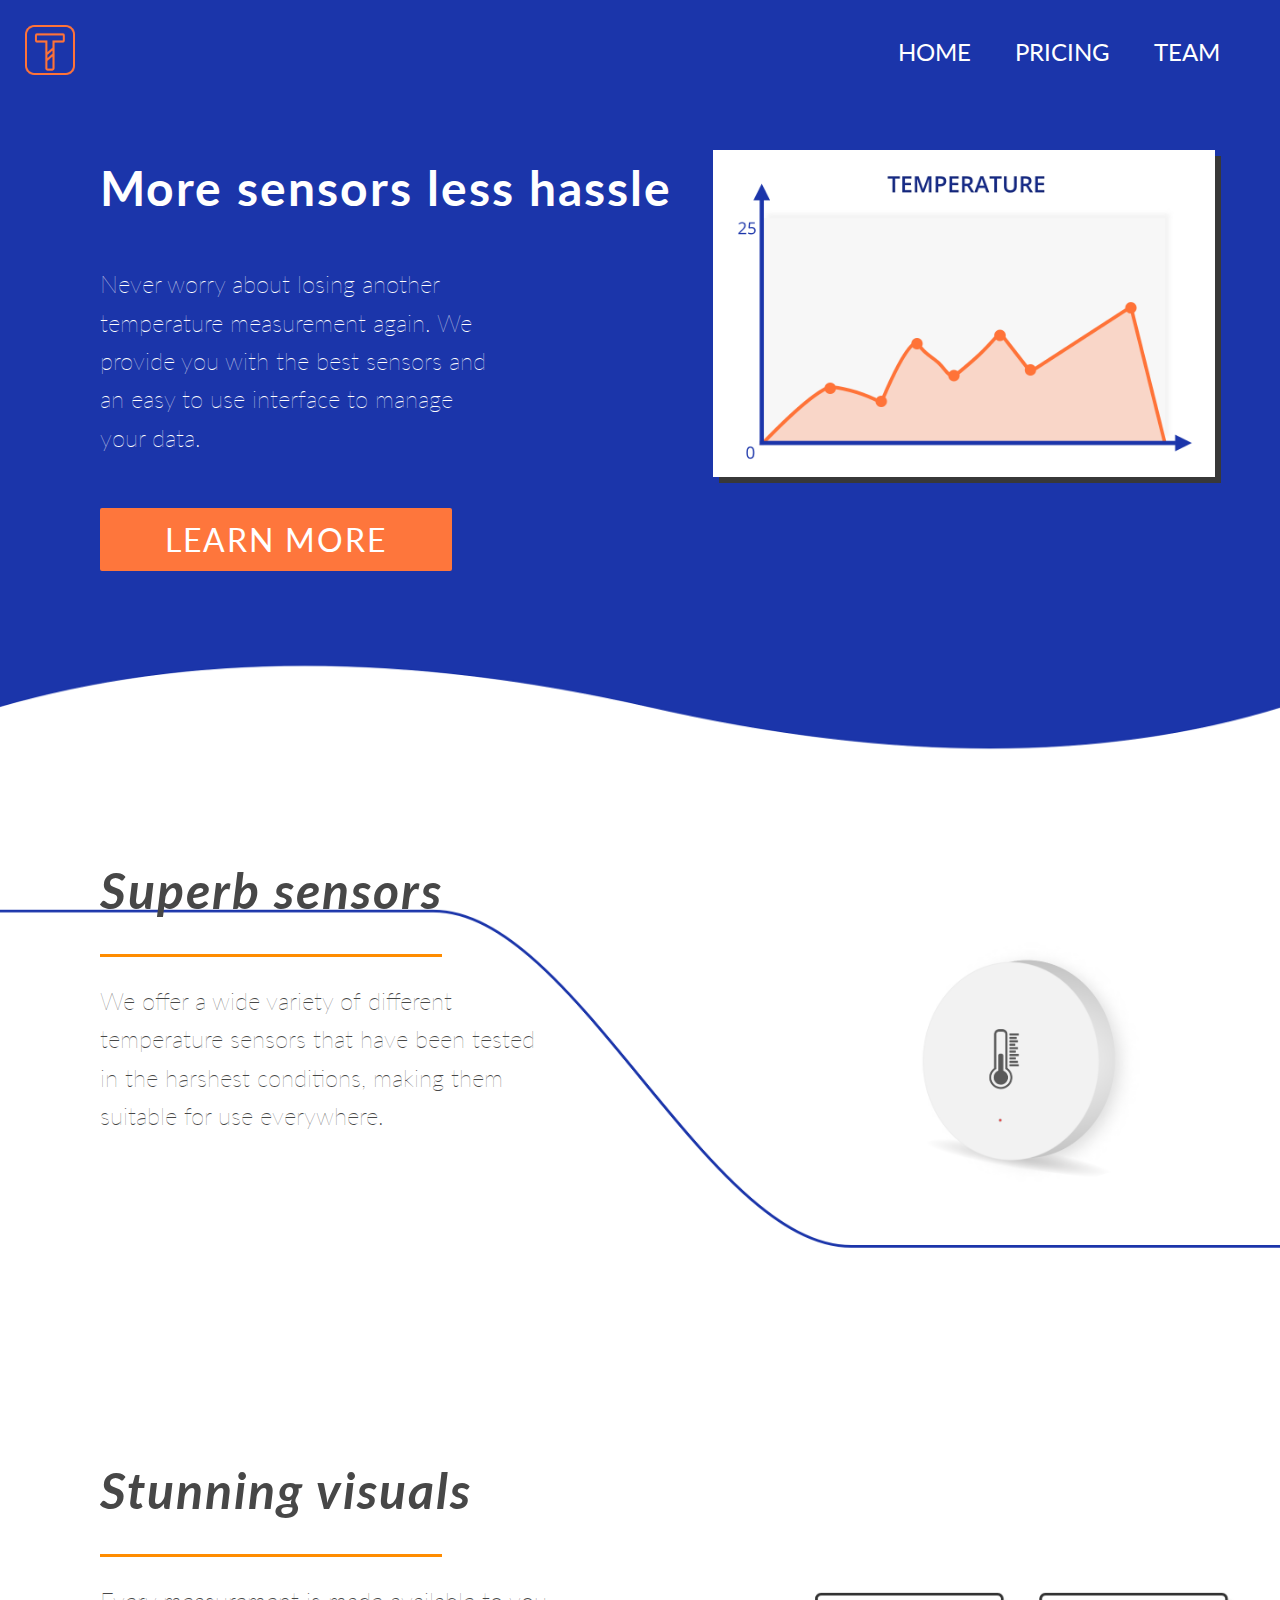
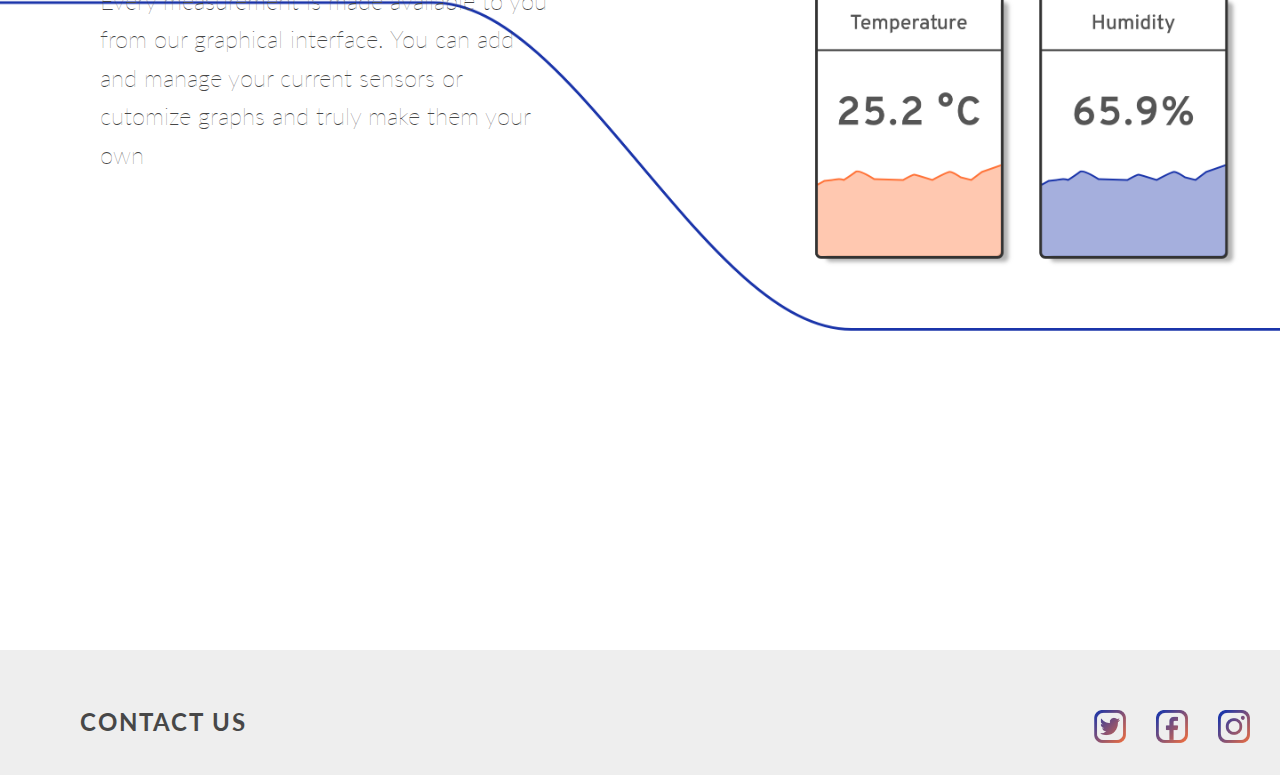
<file: index.html>
<!DOCTYPE html>
<html>
    <head>
        <meta charset="utf-8">
        <meta name="description" content="Eesti maitsvaim retseptiveeb">
        <meta name="viewport" content="width=device-width, initial-scale=1.0"/>
        <title>T sensors</title>
        <link rel="stylesheet" href="style.css" /> 
        <link rel="stylesheet" href="reset.css" />
    </head>
    <body>
        <header>
            <div class="header-banner">
                <div class ="navbar">
                <div class="logo_div">
                    <a href="index.html"><img src="LOGO.png" class ="logo"> </a>
                </div>
             <div class ="navbar_links">
                <ul class = "menu">
                    <a href="index.html">HOME</a>
                    <a href="pricing.html">PRICING</a>
                    <a href="team.html">TEAM</a>
                 </ul>
                 </div>
                </div>
                <div class="intro">
                    <div class="intro_text">
                    <h1> <img class="intro_img" src="GRAPH.png"> More sensors less hassle </h1> 
                        <p> <br>Never worry about losing another temperature measurement again. We provide you with the best sensors and an easy to use interface to manage your data.</p>
                        <br> <br> <button>LEARN MORE</button>
                    </div>
                </div>
            </div>
        </header>
        <div class="container"> 
        <img src="line.png" align="center" class="line_img">
        <div class ="cont_text"> <h1> <i> Superb sensors </i></h1> <hr class="line"> We offer a wide variety of different temperature sensors that have been tested in the harshest conditions, making them suitable for use everywhere.</div>
            </div>
         <div class="container_2"> 
        <img src="line_2.png" align="center" class="line_img">
        <div class ="cont_text_2"> <h1> <i> Stunning visuals </i></h1> <hr class="line"> Every measurement is made available to you from our graphical interface. You can add and manage your current sensors or cutomize graphs and truly make them your own</div>
        </div>
        
        <footer class="footer">
            <div class ="footer_text">
            <h1> <a href="#"> <img src="INSTAGRAM.png" width="32px" align="right" ></a>
            <a href="#"> <img src="FACEBOOK.png" width="32px" align="right" ></a>
            <a href="#"> <img src="TWITTER.png" width="36px" align="right"></a> CONTACT US</h1>
            </div>
        </footer>
    </body>
</html>
</file>
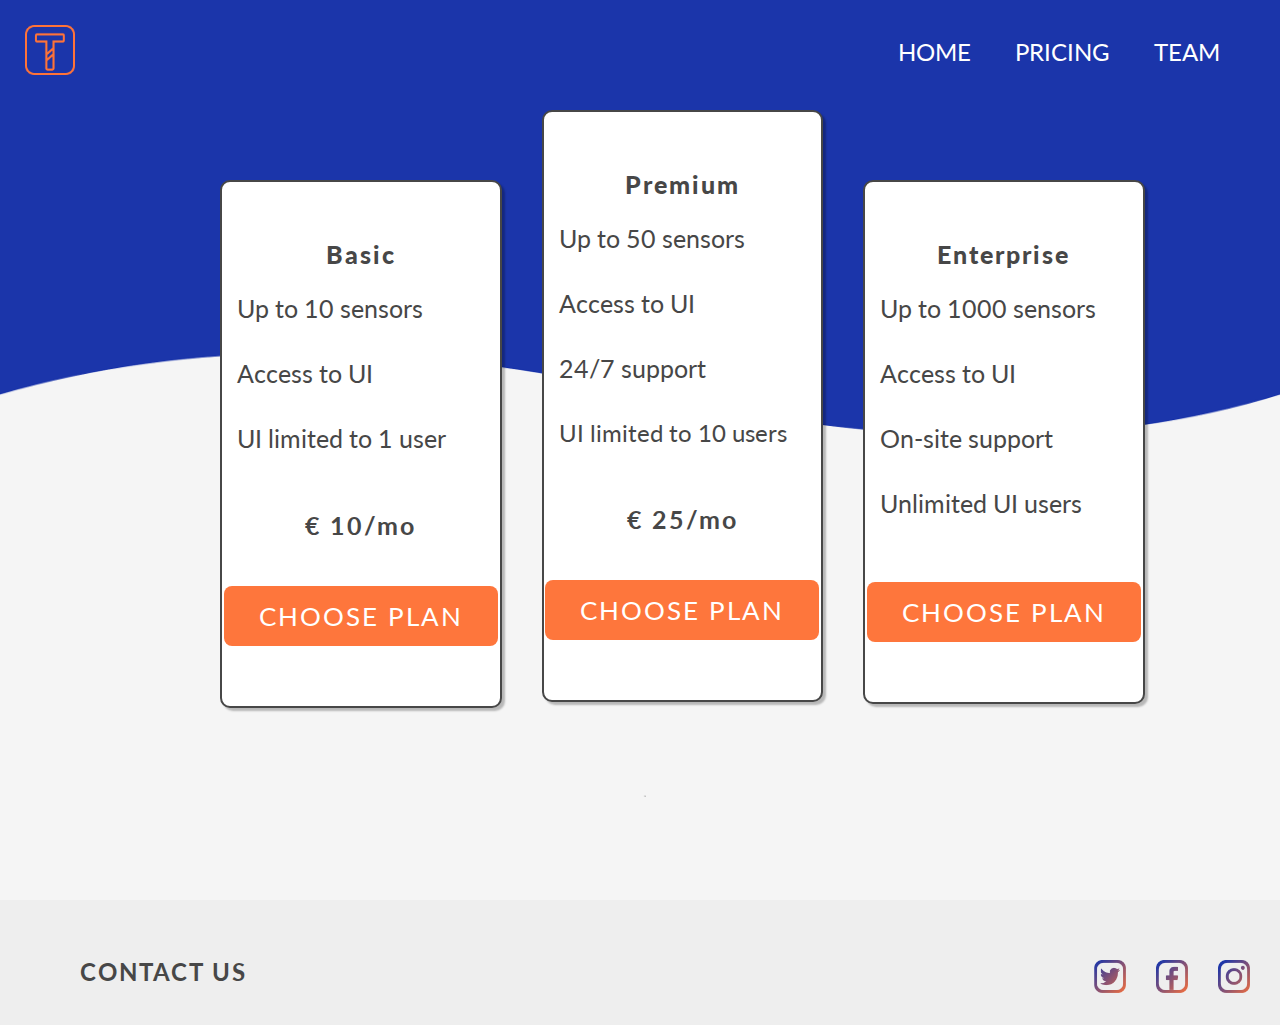
<file: pricing.html>
<!DOCTYPE html>
<html>
    <head>
        <meta charset="utf-8">
        <meta name="description" content="Eesti maitsvaim retseptiveeb">
        <meta name="viewport" content="width=device-width, initial-scale=1.0"/>
        <title>T sensors</title>
        <link rel="stylesheet" href="pricing.css" /> 
        <link rel="stylesheet" href="reset.css" />
        <link rel="stylesheet" href="https://cdn.linearicons.com/free/1.0.0/icon-font.min.css">
   
    </head>
    <body>
        <header>
            <div class="header-banner">
                <div class ="navbar">
                <div class="logo_div">
                    <a href="index.html"><img src="LOGO.png" class ="logo"> </a>
                </div>
             <div class ="navbar_links">
                <ul class = "menu">
                    <a href="index.html">HOME</a>
                    <a href="pricing.html">PRICING</a>
                    <a href="team.html">TEAM</a>
                 </ul>
                 </div>
                </div>
                <div class="container">

                    <div class="column">
                    <div class="box"> <h1> <b> Basic </b></h1> <br> <ul> <li> <span class="lnr lnr-checkmark-circle"> </span> Up to 10 sensors </li>
                        <li> <br><span class="lnr lnr-checkmark-circle"> </span> Access to UI </li> <li> <br> <span class="lnr lnr-cross-circle"></span> UI limited to 1 user</li></ul>
                        <h1> € 10/mo </h1><br><br><br> 
                        <div id="wrapper"> <button>CHOOSE PLAN</button> </div>
                        </div>
            </div>
                    <div class="column" style="padding-top: 10px;">
                        <div class="box"> <h1> <b> Premium </b></h1>  <br> <ul> <li> <span class="lnr lnr-checkmark-circle"> </span> Up to 50 sensors </li>  <li> <br><span class="lnr lnr-checkmark-circle"> </span> Access to UI </li> <li> <br> <span class="lnr lnr-checkmark-circle"> </span>24/7 support </li> <li style="font-size: 24px"> <br> <span class="lnr lnr-cross-circle"></span> UI limited to 10 users </li> </ul> <h1> € 25/mo </h1><br><br><br> 
                        <div id="wrapper"> <button>CHOOSE PLAN</button></div>
            </div>
                    </div>
                     <div class="column">
                    <div class="box"> 
                        <h1> <b> Enterprise </b></h1>
                        <br> <ul> <li> <span class="lnr lnr-checkmark-circle"> </span> Up to 1000 sensors </li>  <li> <br><span class="lnr lnr-checkmark-circle"> </span> Access to UI </li> <li> <br><span class="lnr lnr-checkmark-circle"> </span> On-site support</li> <li> <br><span class="lnr lnr-checkmark-circle"> </span>Unlimited UI users</li> </ul> <br><br><br><br>
                        <div id="wrapper"> <button>CHOOSE PLAN</button></div>
                    </div>
                    </div>
                </div>
            </div>
        </header>
                  <footer class="footer">
            <div class ="footer_text">
            <h1> <a href="#"> <img src="INSTAGRAM.png" width="32px" align="right" ></a>
            <a href="#"> <img src="FACEBOOK.png" width="32px" align="right" ></a>
            <a href="#"> <img src="TWITTER.png" width="36px" align="right"></a> CONTACT US</h1>
            </div>
        </footer>
    </body>
</html>
</file>
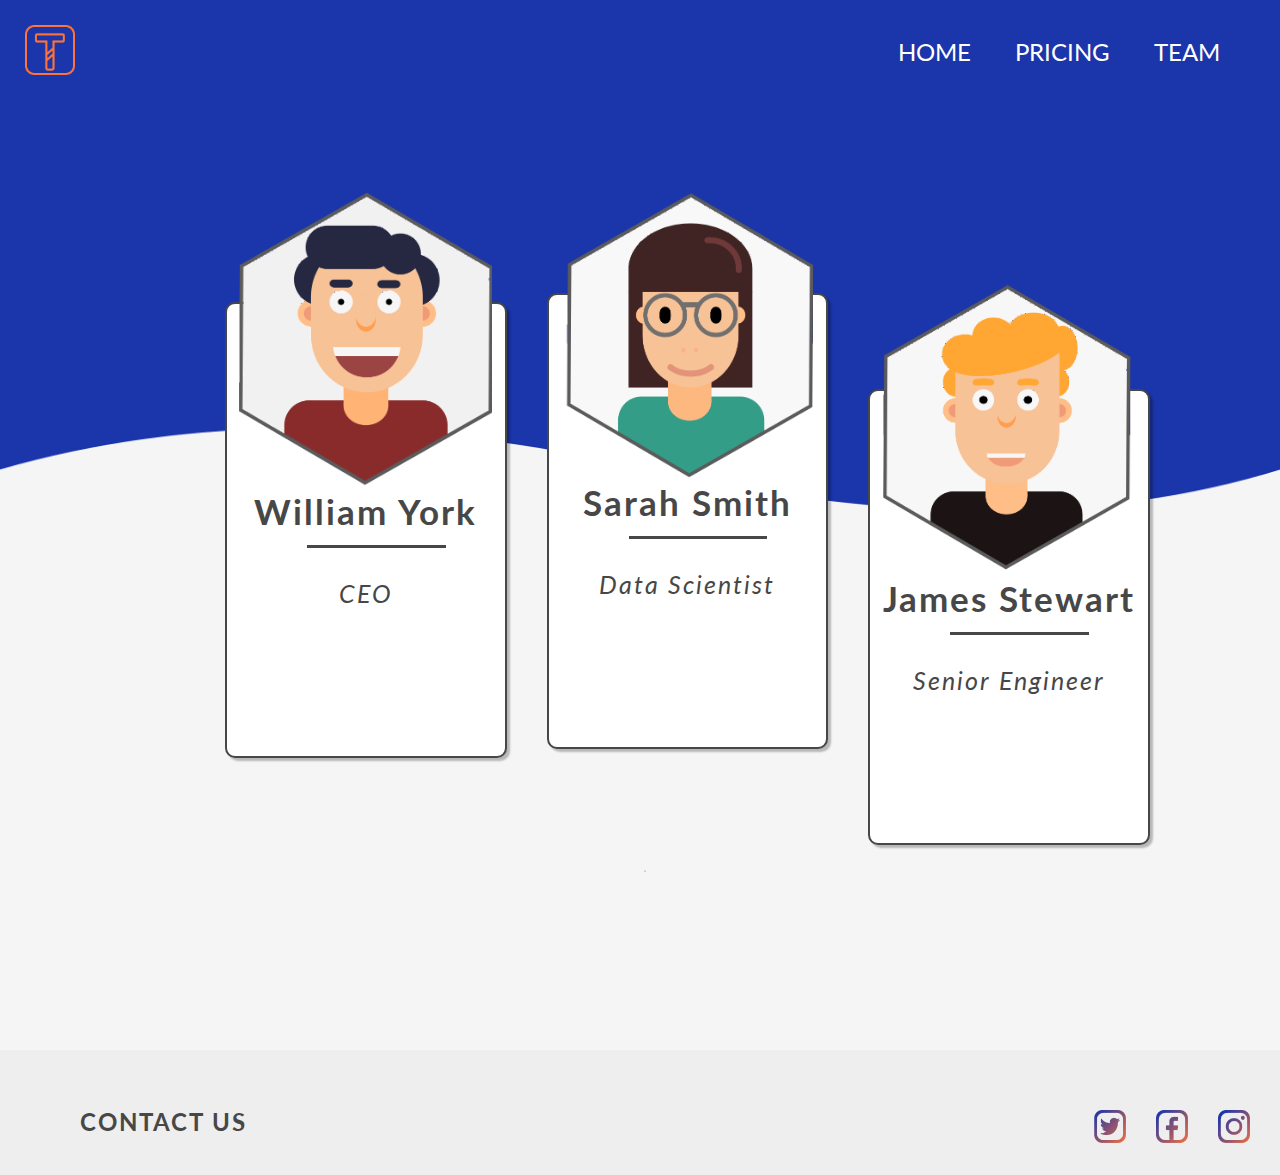
<file: team.html>
<!DOCTYPE html>
<html>
    <head>
        <meta charset="utf-8">
        <meta name="description" content="Eesti maitsvaim retseptiveeb">
        <meta name="viewport" content="width=device-width, initial-scale=1.0"/>
        <title>T sensors</title>
        <link rel="stylesheet" href="team.css" /> 
        <link rel="stylesheet" href="reset.css" />
        <link rel="stylesheet" href="https://cdn.linearicons.com/free/1.0.0/icon-font.min.css">
   
    </head>
    <body>
        <header>
            <div class="header-banner">
                <div class ="navbar">
                <div class="logo_div">
                    <a href="index.html"><img src="LOGO.png" class ="logo"> </a>
                </div>
                    <div class ="navbar_links">
                <ul class = "menu">
                    <a href="index.html">HOME</a>
                    <a href="pricing.html">PRICING</a>
                    <a href="team.html">TEAM</a>
                 </ul>
                </div>
                <div class="container">

                      <div class="column">
                            <div id ="wrapper"> <img src = "image.png"style="width:95%; height:95%"> </div>
                          <div class="box"> 
                         <h1> <br> <br> <br> <br>William York</h1>  <hr class="line"> <br> <p><i>CEO</i></p> 
                        </div>
            </div>
                    <div class="column"> <div id ="wrapper"> <img src = "image_2.png"style="width:95%; height:95%"> </div>
                        <div class="box"> <h1><br> <br> <br> <br>Sarah Smith</h1> <hr class="line"> <br> <p><i>Data Scientist</i></p> 
            </div>
                    </div>
                    <div class="column"> <div id ="wrapper_3"> <img src = "image_3.png"style="width:95%; height:95%"> </div>
                    <div class="box"> 
                       <h1><br> <br> <br> <br>James Stewart</h1> <hr class="line"> <br> <p><i>Senior Engineer</i></p> 
                    </div>
                    </div>
                </div>
                </div>
        </header>
                  <footer class="footer">
            <div class ="footer_text">
            <h1> <a href="#"> <img src="INSTAGRAM.png" width="32px" align="right" ></a>
            <a href="#"> <img src="FACEBOOK.png" width="32px" align="right" ></a>
            <a href="#"> <img src="TWITTER.png" width="36px" align="right"></a> CONTACT US</h1>
            </div>
        </footer>
    </body>
</html>
</file>
<file: style.css>
@import url('https://fonts.googleapis.com/css?family=Lato&display=swap');

header .header-banner {
    width: 100%;
    height: calc(100vh);
    background-image: url("header.png");
    background-repeat: no-repeat;
    background-position: center;
    background-size: cover;
    overflow: hidden;
}

.logo {
    width:50px;
    margin: 25px;
    float: left;
}

.menu a{
    color: white;
    text-decoration: none; 
    text-align: center;
    font-family: 'Lato', sans-serif;
    font-size: 150%;
    display:inline-flex;
    padding: 20px;

}

.navbar_links{
    float:right;
    margin-right: 40px;
    margin-top: 20px;
}

.menu a:hover{
    color:darkorange;
}

.intro{
    padding-top:150px;
    margin-right: 65px;

}

.intro_text{
    float: left;
    margin-left: 100px;
    line-height: 1.6;
}

.intro_text h1{
    font-family: 'Lato', sans-serif;
    font-size: 300%;
    color:white;
    letter-spacing: 2px;

}

.intro_text p{
    font-family: 'Lato', sans-serif;
    font-size: 150%;
    color:white;
    font-weight: 100;
    width:35%;
}

.intro_img{

    height:  auto;
    width: 45%;
    text-align: top;
    float: right; 
    box-shadow: 6px 6px #383838;
    margin-left: 10px;
    object-fit: contain;
}

button{
    background-color: #fe763c;
    font-family: 'Lato', sans-serif;
    font-size: 200%;
    color:white;
    letter-spacing: 2px;
    border: none;
    text-align: center;
    text-decoration: none;
    display: inline-block;
    cursor: pointer;
    padding: 12px 65px;
    border-radius: 2px;
}

.line_img {
    background-repeat: no-repeat;
    background-size: 100% 100%;
    width: 100%
}

.container {
    height: calc(75vh);
    width: 100%;
    text-align: left;
}

.line {
  border-top:solid darkorange;
    margin-right:106px;
}

.cont_text{
  position: absolute;
  top: 850px;
  left: 100px;
font-family: 'Lato', sans-serif;
    font-size: 150%;
    color:#474747;
    font-weight: 100;
    width:35%;
    line-height: 1.6;
}

.cont_text h1{
    font-size: 50px;
    letter-spacing: 2px;
}

.container_2{
    height: calc(75vh);
    width:100%;
    text-align: left;
}

.cont_text_2 {
    position: absolute;
  top: 1450px;
  left: 100px;
font-family: 'Lato', sans-serif;
    font-size: 150%;
    color:#474747;
    font-weight: 100;
    width:35%;
    line-height: 1.6;
}

.cont_text_2 h1{
    font-size: 50px;
    letter-spacing: 2px;
}


.footer{
    bottom:0;
    width: 100%;
    background-color: #EEEEEE;
    height: 125px; 
}

.footer_text img{
  
    padding-bottom: 25px;
    padding-right: 30px;
}

.footer_text {
    font-family: 'Lato', sans-serif;
    font-size: 150%;
    color:#474747;
    letter-spacing:2px;
    font-weight: 100;
    padding-top: 60px;
    padding-left: 80px;
}

@media (max-height:800px){
	footer { position: static; }
    
}

@media (max-width: 800px) {

    .intro_text h1 { font-size: 200%;}
    
    .intro_text p { font-size: 120%;}
    .cont_text_2{font-size: 120%;}
    button {font-size: 120%;}
   
        
    }


@media (max-width: 1200px) {

    .intro_text h1 { font-size: 200%;}
    
    .intro_text p { font-size: 130%;}
    .cont_text_2{font-size: 120%;}
   
        
    }
    
@media (max-width: 1000px) {

    .intro_text h1 { font-size: 200%;}
    
    .intro_text p { font-size: 120%;}
   

	.footer{
		display: block;
		width: 100%;
		margin-bottom: 40px;
		text-align: center;
	}
 
	.footer{
		margin-left: 0;
	}
 .cont_text { font-size: 100%}
        .cont_text_2{font-size: 100%;}
        .cont_text h1{font size: 30px;}
        .cont_text_2 h1{font size: 30px;}
}
</file>
<file: pricing.css>
@import url('https://fonts.googleapis.com/css?family=Lato&display=swap');

header .header-banner {
    width: 100%;
    height: calc(100vh);
    background-image: url("pricing_header.png");
    background-repeat: no-repeat;
    background-position: center;
    background-size: cover;
    overflow: hidden;
}

.logo {
    width:50px;
    margin: 25px;
    float: left;
}

.menu a{
    color: white;
    text-decoration: none; 
    text-align: center;
    font-family: 'Lato', sans-serif;
    font-size: 150%;
    display:inline-flex;
    padding: 20px;

}

.navbar_links{
    float:right;
    margin-right: 40px;
    margin-top: 20px;
}

.menu a:hover{
    color:darkorange;
}

button{
    background-color: #fe763c;
    font-family: 'Lato', sans-serif;
    font-size: 160%;
    color:white;
    letter-spacing: 2px;
    border: none;
    text-align: center;
    text-decoration: none;
    cursor: pointer;
    padding: 15px 35px;
    border-radius: 8px;
}

#wrapper{
  display: flex;
  align-items: center;
  justify-content: center;
}

.box {
    box-sizing: border-box;
    border: 2px #474747;
    height: auto;
    width: 100%;
    border-radius: 10px;
    background-color: white;
    border-style: solid;
    padding-bottom: 60px;
    box-shadow:  3px 3px 2px 0px rgba(0, 0, 0, 0.25);
}

.box h1{
    padding-top: 60px;
    text-align: center;
    font-family: 'Lato', sans-serif;
    font-size: 250%;
    color: #474747;
}

ul { list-style-type: none; }

.box li{
    text-align: left;
    font-family: 'Lato', sans-serif;
    font-size: 25px;
    color: #474747;
    margin-left: auto;
    margin-right: auto;
    padding-right: 10px;
}

.box h1{
    text-align: center;
    font-family: 'Lato', sans-serif;
    font-size: 25px;
    color: #474747;
    margin-left: auto;
    margin-right: auto;
    letter-spacing: 2px;
}


.column{
    float: left;
    width:22%;
    padding: 20px;
    padding-top: 80px;
}

.lnr-checkmark-circle {
  color: green;
  font-size: 40px;
    padding-left: 15px;

}

.lnr-cross-circle {
  color: red;
  font-size: 40px;
    padding-left: 15px;
} 

.container {
    width: 100%;
    height: calc(80vh);
    padding-top: 100px;
    padding-left: 200px;
    padding-right: 100px;
    object-fit: contain;

}

.footer{
    bottom:0;
    width: 100%;
    background-color: #EEEEEE;
    height: 125px; 
}

.footer_text img{
     padding-bottom: 25px;
    padding-right: 30px;
}
   
.footer_text {
    font-family: 'Lato', sans-serif;
    font-size: 150%;
    color:#474747;
    letter-spacing:2px;
    font-weight: 100;
    padding-top: 60px;
    padding-left: 80px;
}


@media (max-height:800px){
	footer { position: static; }
}

@media (max-width: 1000px) {
   

	.footer{
		display: block;
		width: 100%;
		margin-bottom: 40px;
		text-align: center;
	}
 
	.footer{
		margin-left: 0;
	}
    }
</file>
<file: team.css>
@import url('https://fonts.googleapis.com/css?family=Lato&display=swap');

header .header-banner {
    width: 100%;
    height: 100%;
    background-image: url("pricing_header.png");
    background-repeat: no-repeat;
    background-position: center;
    background-size: cover;
    overflow: hidden;
}

.logo {
    width:50px;
    margin: 25px;
    float: left;
}

.menu a{
    color: white;
    text-decoration: none; 
    text-align: center;
    font-family: 'Lato', sans-serif;
    font-size: 150%;
    display:inline-flex;
    padding: 20px;

}

.navbar_links{
    float:right;
    margin-right: 40px;
    margin-top: 20px;
}

.menu a:hover{
    color:darkorange;
}

#wrapper{
  display: flex;
  align-items: center;
  justify-content: center;
    position:relative;
    top: 185px;
    right: 8px;

}

#wrapper_3{
  display: flex;
  align-items: center;
  justify-content: center;
    position:relative;
    top: 185px;
    right: 5px;

}


button{
    background-color: #fe763c;
    font-family: 'Lato', sans-serif;
    font-size: 160%;
    color:white;
    letter-spacing: 2px;
    border: none;
    text-align: center;
    text-decoration: none;
    cursor: pointer;
    padding: 15px 35px;
    border-radius: 8px;
}


.box {
    box-sizing: border-box;
    border: 2px #474747;
    height: auto;
    width: 100%;
    border-radius: 10px;
    background-color: white;
    border-style: solid;
    padding-bottom: 150px;
    box-shadow:  3px 3px 2px 0px rgba(0, 0, 0, 0.25);
}

ul { list-style-type: none; }

.line{
     border-top:solid #474747;
    width:50%;
    margin-left: 80px;
    
}

.box li{
    text-align: left;
    font-family: 'Lato', sans-serif;
    font-size: 25px;
    color: #474747;
    margin-left: auto;
    margin-right: auto;
    padding-right: 10px;
}

.box h1{
    text-align: center;
    font-family: 'Lato', sans-serif;
    font-size: 35px;
    color: #474747;
    margin-left: auto;
    margin-right: auto;
    letter-spacing: 2px;
    padding-top: 50px;
}

.box p{
     text-align: center;
    font-family: 'Lato', sans-serif;
    font-size: 25px;
    color: #474747;
    margin-left: auto;
    margin-right: auto;
    letter-spacing: 2px;
    
}

.column{
    float: left;
    width:22%;
    padding-right: 40px;
}


.container {
    width: 100%;
    height: calc(100vh);
    padding-left: 225px;
    padding-right: 80px;
    padding-bottom: 150px;
    object-fit: contain;

}

.footer{
    bottom:0;
    width: 100%;
    background-color: #EEEEEE;
    height: 125px; 
}

.footer_text img{
     padding-bottom: 25px;
    padding-right: 30px;
}
   
.footer_text {
    font-family: 'Lato', sans-serif;
    font-size: 150%;
    color:#474747;
    letter-spacing:2px;
    font-weight: 100;
    padding-top: 60px;
    padding-left: 80px;
}


@media (max-height:800px){
	footer { position: static; }
}

@media (max-width: 1000px) {
   

	.footer{
		display: block;
		width: 100%;
		margin-bottom: 40px;
		text-align: center;
	}
 
	.footer{
		margin-left: 0;
	}
    }
</file>
